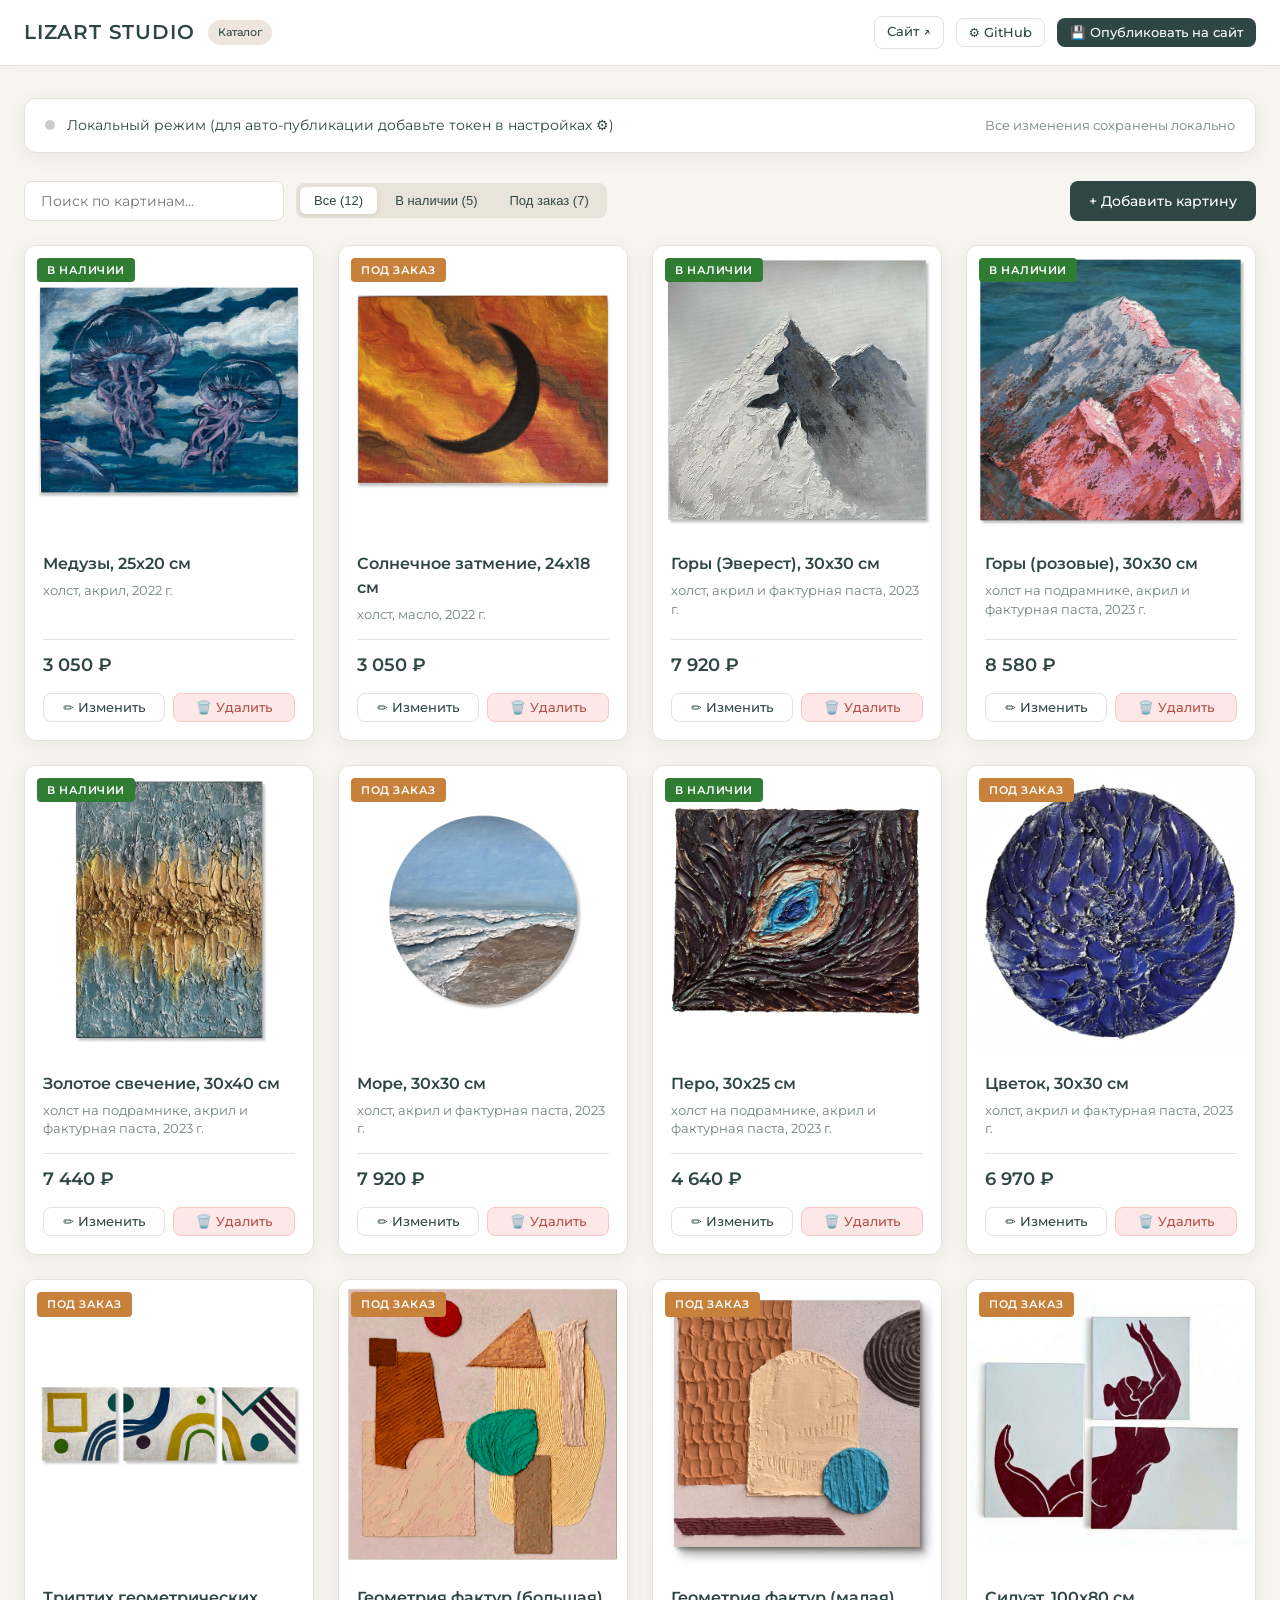
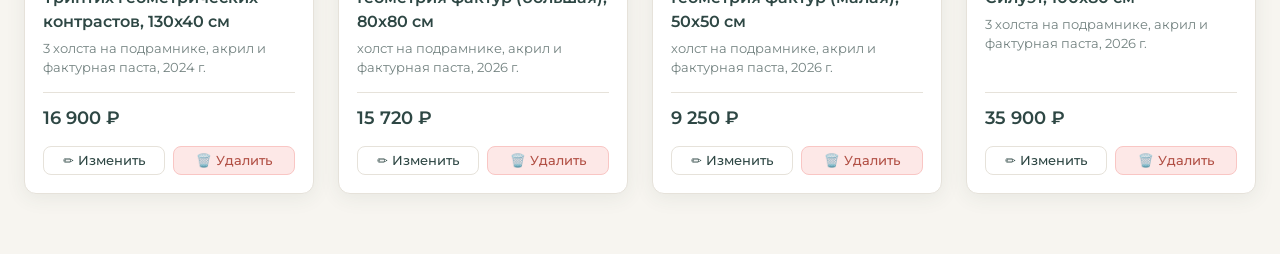
<file: admin.html>
<!DOCTYPE html>
<html lang="ru">
<head>
  <meta charset="UTF-8">
  <meta name="viewport" content="width=device-width, initial-scale=1.0">
  <meta name="robots" content="noindex, nofollow">
  <title>Управление каталогом | Lizart Studio</title>
  <link rel="icon" type="image/x-icon" href="favicon.ico">
  <link rel="shortcut icon" href="favicon.ico" type="image/x-icon">
  <link rel="icon" type="image/png" sizes="32x32" href="images/favicon-32x32.png">
  <link rel="apple-touch-icon" sizes="180x180" href="images/apple-touch-icon.png">
  <link rel="preconnect" href="https://fonts.googleapis.com">
  <link rel="preconnect" href="https://fonts.gstatic.com" crossorigin>
  <link href="https://fonts.googleapis.com/css2?family=Montserrat:wght@300;400;500;600;700&display=swap" rel="stylesheet">

  <style>
    :root {
      --bg-color: #f7f5f0;
      --card-bg: #ffffff;
      --primary: #2e4744;
      --primary-hover: #1f312f;
      --accent: #b14f44;
      --text: #2e4744;
      --text-muted: #738280;
      --border: #e6e2da;
      --green: #2e7d32;
      --radius: 12px;
      --shadow: 0 4px 20px rgba(46, 71, 68, 0.08);
      --font: 'Montserrat', system-ui, -apple-system, sans-serif;
    }

    * {
      box-sizing: border-box;
      margin: 0;
      padding: 0;
    }

    body {
      font-family: var(--font);
      background-color: var(--bg-color);
      color: var(--text);
      line-height: 1.5;
      min-height: 100vh;
      display: flex;
      flex-direction: column;
    }

    /* Header */
    .admin-header {
      background: #ffffff;
      border-bottom: 1px solid var(--border);
      position: sticky;
      top: 0;
      z-index: 100;
      box-shadow: 0 2px 10px rgba(0, 0, 0, 0.03);
    }

    .admin-header__container {
      max-width: 1280px;
      margin: 0 auto;
      padding: 16px 24px;
      display: flex;
      justify-content: space-between;
      align-items: center;
      gap: 16px;
      flex-wrap: wrap;
    }

    .admin-header__brand {
      display: flex;
      align-items: center;
      gap: 14px;
    }

    .admin-header__logo-text {
      font-size: 20px;
      font-weight: 600;
      letter-spacing: 0.04em;
      color: var(--primary);
      text-transform: uppercase;
    }

    .admin-header__badge {
      font-size: 11px;
      padding: 4px 10px;
      background: #eee6de;
      color: var(--primary);
      border-radius: 20px;
      font-weight: 500;
    }

    .admin-header__actions {
      display: flex;
      align-items: center;
      gap: 12px;
      flex-wrap: wrap;
    }

    /* Buttons */
    .btn {
      display: inline-flex;
      align-items: center;
      justify-content: center;
      gap: 8px;
      padding: 10px 18px;
      border-radius: 8px;
      font-family: var(--font);
      font-size: 14px;
      font-weight: 500;
      cursor: pointer;
      text-decoration: none;
      transition: all 0.2s ease;
      border: 1px solid transparent;
      outline: none;
    }

    .btn-primary {
      background-color: var(--primary);
      color: #ffffff;
    }
    .btn-primary:hover {
      background-color: var(--primary-hover);
      box-shadow: 0 4px 12px rgba(46, 71, 68, 0.25);
    }

    .btn-secondary {
      background-color: #ffffff;
      color: var(--primary);
      border-color: var(--border);
    }
    .btn-secondary:hover {
      background-color: #f3efe8;
      border-color: #d8d3c8;
    }

    .btn-success {
      background-color: var(--green);
      color: #ffffff;
    }
    .btn-success:hover {
      background-color: #256628;
    }

    .btn-danger {
      background-color: #fde8e7;
      color: var(--accent);
      border-color: #f9c6c4;
    }
    .btn-danger:hover {
      background-color: var(--accent);
      color: #ffffff;
    }

    .btn-sm {
      padding: 6px 12px;
      font-size: 12.5px;
    }

    /* Main Container */
    .admin-main {
      max-width: 1280px;
      margin: 0 auto;
      padding: 32px 24px 60px;
      width: 100%;
      flex: 1;
    }

    /* Status Bar & Alert */
    .status-bar {
      background: #ffffff;
      border-radius: var(--radius);
      padding: 16px 20px;
      margin-bottom: 28px;
      display: flex;
      justify-content: space-between;
      align-items: center;
      flex-wrap: wrap;
      gap: 16px;
      border: 1px solid var(--border);
      box-shadow: var(--shadow);
    }

    .status-bar__info {
      display: flex;
      align-items: center;
      gap: 12px;
      font-size: 14px;
    }

    .status-dot {
      width: 10px;
      height: 10px;
      border-radius: 50%;
      background: #ccc;
    }
    .status-dot.active {
      background: var(--green);
      box-shadow: 0 0 0 3px rgba(46, 125, 50, 0.2);
    }

    /* Controls Bar */
    .controls-bar {
      display: flex;
      justify-content: space-between;
      align-items: center;
      gap: 16px;
      margin-bottom: 24px;
      flex-wrap: wrap;
    }

    .controls-bar__left {
      display: flex;
      align-items: center;
      gap: 12px;
      flex-wrap: wrap;
    }

    .search-input {
      padding: 10px 16px;
      border-radius: 8px;
      border: 1px solid var(--border);
      font-family: var(--font);
      font-size: 14px;
      width: 260px;
      background: #ffffff;
      outline: none;
      transition: border-color 0.2s;
    }
    .search-input:focus {
      border-color: var(--primary);
    }

    .filter-tabs {
      display: flex;
      background: #e9e4da;
      padding: 4px;
      border-radius: 8px;
      gap: 4px;
    }

    .filter-tab {
      padding: 6px 14px;
      border-radius: 6px;
      font-size: 13px;
      font-weight: 500;
      background: transparent;
      border: none;
      cursor: pointer;
      color: var(--primary);
      transition: all 0.2s;
    }
    .filter-tab.active {
      background: #ffffff;
      box-shadow: 0 2px 6px rgba(0, 0, 0, 0.08);
    }

    /* Catalog Grid */
    .paintings-grid {
      display: grid;
      grid-template-columns: repeat(auto-fill, minmax(280px, 1fr));
      gap: 24px;
    }

    .painting-card {
      background: var(--card-bg);
      border-radius: var(--radius);
      border: 1px solid var(--border);
      overflow: hidden;
      box-shadow: var(--shadow);
      display: flex;
      flex-direction: column;
      transition: transform 0.2s, box-shadow 0.2s;
    }
    .painting-card:hover {
      transform: translateY(-3px);
      box-shadow: 0 8px 26px rgba(46, 71, 68, 0.12);
    }

    .painting-card__img-box {
      width: 100%;
      padding-bottom: 100%;
      position: relative;
      background: #eee6de;
      overflow: hidden;
    }

    .painting-card__img {
      position: absolute;
      top: 0;
      left: 0;
      width: 100%;
      height: 100%;
      object-fit: cover;
    }

    .painting-card__badge {
      position: absolute;
      top: 12px;
      left: 12px;
      z-index: 2;
      padding: 4px 10px;
      border-radius: 4px;
      font-size: 11px;
      font-weight: 600;
      letter-spacing: 0.05em;
      cursor: pointer;
      transition: transform 0.15s;
    }
    .painting-card__badge:hover {
      transform: scale(1.05);
    }
    .painting-card__badge--order {
      background: #c8813a;
      color: #ffffff;
    }
    .painting-card__badge--available {
      background: var(--green);
      color: #ffffff;
    }

    .painting-card__body {
      padding: 18px;
      display: flex;
      flex-direction: column;
      flex: 1;
    }

    .painting-card__title {
      font-size: 16px;
      font-weight: 600;
      color: var(--primary);
      margin-bottom: 6px;
    }

    .painting-card__descr {
      font-size: 12.5px;
      color: var(--text-muted);
      margin-bottom: 14px;
      flex: 1;
      display: -webkit-box;
      -webkit-line-clamp: 2;
      -webkit-box-orient: vertical;
      overflow: hidden;
    }

    .painting-card__price-row {
      display: flex;
      justify-content: space-between;
      align-items: center;
      padding-top: 12px;
      border-top: 1px solid var(--border);
      margin-bottom: 14px;
    }

    .painting-card__price {
      font-size: 18px;
      font-weight: 600;
      color: var(--primary);
    }

    .painting-card__actions {
      display: flex;
      gap: 8px;
    }
    .painting-card__actions .btn {
      flex: 1;
    }

    /* Modal / Dialog */
    dialog {
      border: none;
      border-radius: 16px;
      padding: 0;
      background: #ffffff;
      box-shadow: 0 20px 60px rgba(0, 0, 0, 0.25);
      max-width: 580px;
      width: 90vw;
      margin: auto;
    }
    dialog::backdrop {
      background: rgba(46, 71, 68, 0.45);
      backdrop-filter: blur(4px);
    }

    .dialog-header {
      padding: 20px 24px;
      border-bottom: 1px solid var(--border);
      display: flex;
      justify-content: space-between;
      align-items: center;
    }
    .dialog-header h3 {
      font-size: 18px;
      font-weight: 600;
      color: var(--primary);
    }
    .dialog-close {
      background: transparent;
      border: none;
      font-size: 22px;
      cursor: pointer;
      color: var(--text-muted);
    }

    .dialog-body {
      padding: 24px;
      max-height: 75vh;
      overflow-y: auto;
    }

    .form-group {
      margin-bottom: 18px;
    }
    .form-group label {
      display: block;
      font-size: 13px;
      font-weight: 600;
      color: var(--primary);
      margin-bottom: 6px;
    }
    .form-group input,
    .form-group textarea,
    .form-group select {
      width: 100%;
      padding: 10px 14px;
      border-radius: 8px;
      border: 1px solid var(--border);
      font-family: var(--font);
      font-size: 14px;
      outline: none;
      transition: border-color 0.2s;
    }
    .form-group input:focus,
    .form-group textarea:focus {
      border-color: var(--primary);
    }
    .form-group small {
      display: block;
      color: var(--text-muted);
      font-size: 11.5px;
      margin-top: 4px;
    }

    /* File Drop Zone */
    .dropzone {
      border: 2px dashed #c8c2b7;
      border-radius: 10px;
      padding: 20px;
      text-align: center;
      cursor: pointer;
      background: #faf8f5;
      transition: all 0.2s;
      position: relative;
    }
    .dropzone:hover, .dropzone.dragover {
      border-color: var(--primary);
      background: #f1ede5;
    }
    .dropzone-preview {
      max-width: 100%;
      max-height: 180px;
      object-fit: contain;
      border-radius: 6px;
      display: none;
      margin: 10px auto 0;
    }

    .dialog-footer {
      padding: 16px 24px;
      border-top: 1px solid var(--border);
      display: flex;
      justify-content: flex-end;
      gap: 12px;
      background: #faf8f5;
    }

    /* Notification Toast */
    .toast {
      position: fixed;
      bottom: 24px;
      right: 24px;
      padding: 14px 20px;
      background: var(--primary);
      color: #ffffff;
      border-radius: 8px;
      box-shadow: 0 6px 20px rgba(0, 0, 0, 0.2);
      font-size: 14px;
      z-index: 1000;
      transform: translateY(100px);
      opacity: 0;
      transition: all 0.3s cubic-bezier(0.18, 0.89, 0.32, 1.28);
    }
    .toast.show {
      transform: translateY(0);
      opacity: 1;
    }
    .toast.success {
      background: #2e7d32;
    }
    .toast.error {
      background: #c62828;
    }

    @media (max-width: 768px) {
      .admin-header__container {
        flex-direction: column;
        align-items: flex-start;
      }
      .controls-bar {
        flex-direction: column;
        align-items: stretch;
      }
      .search-input {
        width: 100%;
      }
    }
  </style>
</head>
<body>

  <!-- Header -->
  <header class="admin-header">
    <div class="admin-header__container">
      <div class="admin-header__brand">
        <span class="admin-header__logo-text">Lizart Studio</span>
        <span class="admin-header__badge">Каталог</span>
      </div>
      <div class="admin-header__actions">
        <a href="index.html" target="_blank" class="btn btn-secondary btn-sm">Сайт ↗</a>
        <button id="btnSettings" class="btn btn-secondary btn-sm">⚙️ GitHub</button>
        <button id="btnPublish" class="btn btn-primary btn-sm">💾 Опубликовать на сайт</button>
      </div>
    </div>
  </header>

  <!-- Main Content -->
  <main class="admin-main">
    <!-- Status Bar -->
    <div class="status-bar">
      <div class="status-bar__info">
        <span class="status-dot" id="statusDot"></span>
        <span id="statusText">Загрузка каталога...</span>
      </div>
      <div style="font-size: 13px; color: var(--text-muted);" id="unsavedNotice">
        Все изменения сохранены локально
      </div>
    </div>

    <!-- Controls Bar -->
    <div class="controls-bar">
      <div class="controls-bar__left">
        <input type="text" id="searchInput" class="search-input" placeholder="Поиск по картинам...">
        <div class="filter-tabs">
          <button class="filter-tab active" data-filter="all">Все (<span id="countAll">0</span>)</button>
          <button class="filter-tab" data-filter="available">В наличии (<span id="countAvailable">0</span>)</button>
          <button class="filter-tab" data-filter="sold">Под заказ (<span id="countSold">0</span>)</button>
        </div>
      </div>
      <button id="btnAddPainting" class="btn btn-primary">
        <span>+ Добавить картину</span>
      </button>
    </div>

    <!-- Paintings Grid -->
    <div class="paintings-grid" id="paintingsGrid">
      <!-- Injected via JavaScript -->
    </div>
  </main>

  <!-- Painting Edit / Add Dialog -->
  <dialog id="paintingDialog">
    <div class="dialog-header">
      <h3 id="dialogTitle">Добавить картину</h3>
      <button class="dialog-close" id="dialogClose">&times;</button>
    </div>
    <form id="paintingForm">
      <div class="dialog-body">
        <input type="hidden" id="editId">
        
        <div class="form-group">
          <label for="fTitle">Название и размер *</label>
          <input type="text" id="fTitle" placeholder="Например: Медузы, 25x20 см" required>
        </div>

        <div class="form-group">
          <label for="fPrice">Цена (в рублях) *</label>
          <input type="number" id="fPrice" placeholder="Например: 3050" required min="0">
        </div>

        <div class="form-group">
          <label for="fDescr">Материалы и описание</label>
          <textarea id="fDescr" rows="3" placeholder="Например: холст на подрамнике, акрил и фактурная паста, 2026 г."></textarea>
        </div>

        <div class="form-group">
          <label for="fSold">Статус картины</label>
          <select id="fSold">
            <option value="false">В НАЛИЧИИ (кнопка: «приобрести»)</option>
            <option value="true">КУПЛЕНА (кнопка: «под заказ»)</option>
          </select>
        </div>

        <div class="form-group">
          <label>Фотография картины *</label>
          <div class="dropzone" id="dropzone">
            <input type="file" id="fFile" accept="image/*" style="display:none;">
            <div id="dropzonePrompt">
              📷 <strong>Нажмите для выбора фото</strong> или перетащите файл сюда
            </div>
            <img id="dropzonePreview" class="dropzone-preview" alt="Preview">
          </div>
          <small>Форматы: JPG, PNG, WEBP. Размер оптимизируется автоматически.</small>
        </div>
      </div>
      <div class="dialog-footer">
        <button type="button" class="btn btn-secondary" id="dialogCancel">Отмена</button>
        <button type="submit" class="btn btn-primary" id="dialogSubmit">Сохранить</button>
      </div>
    </form>
  </dialog>

  <!-- GitHub Settings Dialog -->
  <dialog id="settingsDialog">
    <div class="dialog-header">
      <h3>Настройки подключения к GitHub</h3>
      <button class="dialog-close" id="settingsClose">&times;</button>
    </div>
    <form id="settingsForm">
      <div class="dialog-body">
        <div class="form-group">
          <label for="ghRepo">Репозиторий GitHub</label>
          <input type="text" id="ghRepo" placeholder="логин/репозиторий (например: mikha555u/lizart)" required>
          <small>Формат: <code>username/repository</code></small>
        </div>

        <div class="form-group">
          <label for="ghBranch">Ветка публикации</label>
          <input type="text" id="ghBranch" value="main" required>
        </div>

        <div class="form-group">
          <label for="ghToken">GitHub Personal Access Token (Токен доступа)</label>
          <input type="password" id="ghToken" placeholder="ghp_xxxxxxxxxxxxxxxxxxxx">
          <small>
            Для прямой публикации с телефона/компьютера без GitHub Desktop.<br>
            Токен создаётся за 1 минуту: <a href="https://github.com/settings/tokens/new?scopes=repo" target="_blank" style="color:var(--primary);font-weight:600;">Создать токен на GitHub</a> (нужна только галочка <code>repo</code>).
          </small>
        </div>
      </div>
      <div class="dialog-footer">
        <button type="button" class="btn btn-secondary" id="settingsCancel">Закрыть</button>
        <button type="submit" class="btn btn-primary">Сохранить настройки</button>
      </div>
    </form>
  </dialog>

  <!-- Toast Notification -->
  <div id="toast" class="toast"></div>

  <script>
    (function () {
      'use strict';

      // State
      var paintings = [];
      var activeFilter = 'all';
      var pendingNewImages = {}; // id -> { name, base64 }
      var hasUnsavedChanges = false;

      // Storage keys
      var STORAGE_KEY_SETTINGS = 'lizart_gh_settings';

      // Elements
      var paintingsGrid = document.getElementById('paintingsGrid');
      var statusDot = document.getElementById('statusDot');
      var statusText = document.getElementById('statusText');
      var unsavedNotice = document.getElementById('unsavedNotice');
      var searchInput = document.getElementById('searchInput');
      var filterTabs = document.querySelectorAll('.filter-tab');

      var paintingDialog = document.getElementById('paintingDialog');
      var paintingForm = document.getElementById('paintingForm');
      var dialogTitle = document.getElementById('dialogTitle');
      var editIdInput = document.getElementById('editId');
      var fTitle = document.getElementById('fTitle');
      var fPrice = document.getElementById('fPrice');
      var fDescr = document.getElementById('fDescr');
      var fSold = document.getElementById('fSold');
      var fFile = document.getElementById('fFile');
      var dropzone = document.getElementById('dropzone');
      var dropzonePrompt = document.getElementById('dropzonePrompt');
      var dropzonePreview = document.getElementById('dropzonePreview');

      var settingsDialog = document.getElementById('settingsDialog');
      var settingsForm = document.getElementById('settingsForm');
      var ghRepo = document.getElementById('ghRepo');
      var ghBranch = document.getElementById('ghBranch');
      var ghToken = document.getElementById('ghToken');

      var btnAddPainting = document.getElementById('btnAddPainting');
      var btnSettings = document.getElementById('btnSettings');
      var btnPublish = document.getElementById('btnPublish');
      var toast = document.getElementById('toast');

      // 1. Toast Notification
      function showToast(msg, type) {
        toast.textContent = msg;
        toast.className = 'toast show ' + (type || '');
        setTimeout(function () {
          toast.className = 'toast';
        }, 3500);
      }

      // 2. Settings Management
      function getSettings() {
        var s = localStorage.getItem(STORAGE_KEY_SETTINGS);
        if (s) {
          try { return JSON.parse(s); } catch (e) {}
        }
        return {
          repo: 'mikha555u/lizart',
          branch: 'main',
          token: ''
        };
      }

      function saveSettings(s) {
        localStorage.setItem(STORAGE_KEY_SETTINGS, JSON.stringify(s));
        updateConnectionStatus();
      }

      function updateConnectionStatus() {
        var s = getSettings();
        if (s.token && s.repo) {
          statusDot.className = 'status-dot active';
          statusText.textContent = 'Подключено к GitHub (' + s.repo + ')';
        } else {
          statusDot.className = 'status-dot';
          statusText.textContent = 'Локальный режим (для авто-публикации добавьте токен в настройках ⚙️)';
        }
      }

      // 3. Load Paintings from data/paintings.json
      function loadCatalog() {
        fetch('data/paintings.json?v=' + Date.now())
          .then(function (res) {
            if (!res.ok) throw new Error('data/paintings.json не найден');
            return res.json();
          })
          .then(function (data) {
            paintings = data;
            renderGrid();
            updateCounts();
          })
          .catch(function (err) {
            showToast('Не удалось загрузить data/paintings.json: ' + err.message, 'error');
          });
      }

      function updateCounts() {
        var all = paintings.length;
        var sold = paintings.filter(function (p) { return p.sold; }).length;
        var available = all - sold;
        document.getElementById('countAll').textContent = all;
        document.getElementById('countAvailable').textContent = available;
        document.getElementById('countSold').textContent = sold;
      }

      function markUnsaved() {
        hasUnsavedChanges = true;
        unsavedNotice.textContent = '⚠️ Есть несохранённые изменения!';
        unsavedNotice.style.color = 'var(--accent)';
        unsavedNotice.style.fontWeight = '600';
      }

      // 4. Render Grid
      function escapeHtml(str) {
        if (!str) return '';
        return String(str)
          .replace(/&/g, '&amp;')
          .replace(/</g, '&lt;')
          .replace(/>/g, '&gt;')
          .replace(/"/g, '&quot;')
          .replace(/'/g, '&#039;');
      }

      function renderGrid() {
        var query = searchInput.value.toLowerCase().trim();
        var filtered = paintings.filter(function (p) {
          if (activeFilter === 'available' && p.sold) return false;
          if (activeFilter === 'sold' && !p.sold) return false;
          if (query) {
            var matchTitle = p.title && p.title.toLowerCase().indexOf(query) !== -1;
            var matchDescr = p.descr && p.descr.toLowerCase().indexOf(query) !== -1;
            return matchTitle || matchDescr;
          }
          return true;
        });

        if (filtered.length === 0) {
          paintingsGrid.innerHTML = '<div style="grid-column: 1/-1; text-align: center; padding: 60px 20px; color: var(--text-muted);">' +
            'Картин не найдено. Нажмите «+ Добавить картину», чтобы добавить первую.' +
          '</div>';
          return;
        }

        var html = filtered.map(function (p) {
          var badgeClass = p.sold ? 'painting-card__badge--order' : 'painting-card__badge--available';
          var badgeText = p.sold ? 'ПОД ЗАКАЗ' : 'В НАЛИЧИИ';
          var priceFmt = String(p.price).replace(/\B(?=(\d{3})+(?!\d))/g, ' ') + ' ₽';

          return (
            '<div class="painting-card" data-id="' + escapeHtml(p.id) + '">' +
              '<div class="painting-card__img-box">' +
                '<span class="painting-card__badge ' + badgeClass + '" title="Нажмите, чтобы переключить статус">' + badgeText + '</span>' +
                '<img src="' + escapeHtml(p.image) + '" class="painting-card__img" alt="' + escapeHtml(p.title) + '" loading="lazy">' +
              '</div>' +
              '<div class="painting-card__body">' +
                '<h4 class="painting-card__title">' + escapeHtml(p.title) + '</h4>' +
                '<p class="painting-card__descr">' + escapeHtml(p.descr || '') + '</p>' +
                '<div class="painting-card__price-row">' +
                  '<span class="painting-card__price">' + priceFmt + '</span>' +
                '</div>' +
                '<div class="painting-card__actions">' +
                  '<button class="btn btn-secondary btn-sm btn-edit" data-id="' + escapeHtml(p.id) + '">✏️ Изменить</button>' +
                  '<button class="btn btn-danger btn-sm btn-delete" data-id="' + escapeHtml(p.id) + '">🗑️ Удалить</button>' +
                '</div>' +
              '</div>' +
            '</div>'
          );
        }).join('');

        paintingsGrid.innerHTML = html;
      }

      // Quick status toggle
      paintingsGrid.addEventListener('click', function (e) {
        var badge = e.target.closest('.painting-card__badge');
        if (badge) {
          var card = badge.closest('.painting-card');
          var id = card.getAttribute('data-id');
          var item = paintings.find(function (p) { return String(p.id) === String(id); });
          if (item) {
            item.sold = !item.sold;
            markUnsaved();
            renderGrid();
            updateCounts();
            showToast('Кнопка картины «' + item.title + '» изменена на ' + (item.sold ? '«под заказ»' : '«приобрести»'), 'success');
          }
          return;
        }

        var editBtn = e.target.closest('.btn-edit');
        if (editBtn) {
          var id = editBtn.getAttribute('data-id');
          openEditDialog(id);
          return;
        }

        var delBtn = e.target.closest('.btn-delete');
        if (delBtn) {
          var id = delBtn.getAttribute('data-id');
          deletePainting(id);
          return;
        }
      });

      // Filter tabs
      filterTabs.forEach(function (tab) {
        tab.addEventListener('click', function () {
          filterTabs.forEach(function (t) { t.classList.remove('active'); });
          tab.classList.add('active');
          activeFilter = tab.getAttribute('data-filter');
          renderGrid();
        });
      });

      // Search
      searchInput.addEventListener('input', renderGrid);

      // 5. Add / Edit Painting Dialog
      function openAddDialog() {
        dialogTitle.textContent = 'Добавить новую картину';
        editIdInput.value = '';
        paintingForm.reset();
        dropzonePreview.style.display = 'none';
        dropzonePreview.src = '';
        dropzonePrompt.style.display = 'block';
        fSold.value = 'false';
        paintingDialog.showModal();
      }

      function openEditDialog(id) {
        var item = paintings.find(function (p) { return String(p.id) === String(id); });
        if (!item) return;

        dialogTitle.textContent = 'Редактировать картину';
        editIdInput.value = item.id;
        fTitle.value = item.title;
        fPrice.value = item.price;
        fDescr.value = item.descr || '';
        fSold.value = item.sold ? 'true' : 'false';

        if (item.image) {
          dropzonePreview.src = item.image;
          dropzonePreview.style.display = 'block';
          dropzonePrompt.style.display = 'none';
        } else {
          dropzonePreview.style.display = 'none';
          dropzonePrompt.style.display = 'block';
        }

        paintingDialog.showModal();
      }

      function deletePainting(id) {
        var item = paintings.find(function (p) { return String(p.id) === String(id); });
        if (!item) return;
        if (confirm('Вы уверены, что хотите удалить картину «' + item.title + '»?')) {
          paintings = paintings.filter(function (p) { return String(p.id) !== String(id); });
          markUnsaved();
          renderGrid();
          updateCounts();
          showToast('Картина удалена из списка', 'success');
        }
      }

      btnAddPainting.addEventListener('click', openAddDialog);
      document.getElementById('dialogClose').addEventListener('click', function () { paintingDialog.close(); });
      document.getElementById('dialogCancel').addEventListener('click', function () { paintingDialog.close(); });

      // Image selection & drag-and-drop
      dropzone.addEventListener('click', function () { fFile.click(); });
      dropzone.addEventListener('dragover', function (e) {
        e.preventDefault();
        dropzone.classList.add('dragover');
      });
      dropzone.addEventListener('dragleave', function () {
        dropzone.classList.remove('dragover');
      });
      dropzone.addEventListener('drop', function (e) {
        e.preventDefault();
        dropzone.classList.remove('dragover');
        if (e.dataTransfer.files && e.dataTransfer.files[0]) {
          handleImageFile(e.dataTransfer.files[0]);
        }
      });
      fFile.addEventListener('change', function () {
        if (fFile.files && fFile.files[0]) {
          handleImageFile(fFile.files[0]);
        }
      });

      var currentUploadedBase64 = null;
      var currentUploadedFileName = null;

      function handleImageFile(file) {
        if (!file.type.match('image.*')) {
          alert('Пожалуйста, выберите файл изображения (JPG, PNG, WEBP)');
          return;
        }

        var reader = new FileReader();
        reader.onload = function (e) {
          currentUploadedBase64 = e.target.result;
          currentUploadedFileName = file.name.replace(/[^a-zA-Z0-9._-]/g, '_');
          dropzonePreview.src = currentUploadedBase64;
          dropzonePreview.style.display = 'block';
          dropzonePrompt.style.display = 'none';
        };
        reader.readAsDataURL(file);
      }

      // Save Form
      paintingForm.addEventListener('submit', function (e) {
        e.preventDefault();
        var id = editIdInput.value;
        var title = fTitle.value.trim();
        var price = parseInt(fPrice.value, 10) || 0;
        var descr = fDescr.value.trim();
        var sold = fSold.value === 'true';

        if (id) {
          // Edit existing
          var item = paintings.find(function (p) { return String(p.id) === String(id); });
          if (item) {
            item.title = title;
            item.price = price;
            item.descr = descr;
            item.sold = sold;

            if (currentUploadedBase64) {
              var newImgPath = 'images/new_' + Date.now() + '_' + currentUploadedFileName;
              item.image = newImgPath;
              pendingNewImages[item.id] = {
                path: newImgPath,
                base64: currentUploadedBase64.split(',')[1]
              };
            }
          }
          showToast('Картина «' + title + '» обновлена', 'success');
        } else {
          // Create new
          var newId = String(Date.now());
          var newImgPath = 'images/art_' + newId + '_' + (currentUploadedFileName || 'photo.jpg');

          if (!currentUploadedBase64) {
            alert('Пожалуйста, выберите фото для новой картины!');
            return;
          }

          var newItem = {
            id: newId,
            title: title,
            price: price,
            descr: descr,
            sold: sold,
            image: newImgPath,
            image_hover: newImgPath
          };

          pendingNewImages[newId] = {
            path: newImgPath,
            base64: currentUploadedBase64.split(',')[1]
          };

          paintings.unshift(newItem); // put at top
          showToast('Новая картина «' + title + '» добавлена в каталог!', 'success');
        }

        currentUploadedBase64 = null;
        currentUploadedFileName = null;
        paintingDialog.close();
        markUnsaved();
        renderGrid();
        updateCounts();
      });

      // 6. Settings Modal
      btnSettings.addEventListener('click', function () {
        var s = getSettings();
        ghRepo.value = s.repo;
        ghBranch.value = s.branch || 'main';
        ghToken.value = s.token || '';
        settingsDialog.showModal();
      });

      document.getElementById('settingsClose').addEventListener('click', function () { settingsDialog.close(); });
      document.getElementById('settingsCancel').addEventListener('click', function () { settingsDialog.close(); });

      settingsForm.addEventListener('submit', function (e) {
        e.preventDefault();
        saveSettings({
          repo: ghRepo.value.trim(),
          branch: ghBranch.value.trim() || 'main',
          token: ghToken.value.trim()
        });
        settingsDialog.close();
        showToast('Настройки GitHub успешно сохранены!', 'success');
      });

      // 7. Publish to GitHub
      btnPublish.addEventListener('click', function () {
        var s = getSettings();

        if (!s.token) {
          // If no token: Offer to enter token OR download paintings.json
          var choose = confirm(
            'Токен GitHub ещё не настроен!\n\n' +
            'Нажмите «ОК», чтобы открыть настройки и ввести токен для автоматической публикации в 1 клик.\n' +
            'Или нажмите «Отмена», чтобы просто скачать готовый файл data/paintings.json для загрузки через GitHub Desktop.'
          );
          if (choose) {
            btnSettings.click();
          } else {
            downloadJsonFile();
          }
          return;
        }

        // Direct GitHub REST API Commit
        btnPublish.disabled = true;
        btnPublish.textContent = '⏳ Публикация...';

        publishToGithub(s);
      });

      function downloadJsonFile() {
        var blob = new Blob([JSON.stringify(paintings, null, 2)], { type: 'application/json' });
        var url = URL.createObjectURL(blob);
        var a = document.createElement('a');
        a.href = url;
        a.download = 'paintings.json';
        a.click();
        URL.revokeObjectURL(url);
        showToast('Файл paintings.json скачан. Скопируйте его в папку data/ и сделайте Push в GitHub Desktop.', 'success');
      }

      async function publishToGithub(s) {
        var headers = {
          'Authorization': 'Bearer ' + s.token,
          'Accept': 'application/vnd.github+json',
          'Content-Type': 'application/json'
        };

        try {
          // 1. Upload any pending new images
          var imageKeys = Object.keys(pendingNewImages);
          for (var i = 0; i < imageKeys.length; i++) {
            var item = pendingNewImages[imageKeys[i]];
            btnPublish.textContent = '⏳ Загрузка фото (' + (i + 1) + '/' + imageKeys.length + ')...';
            
            var imgApiUrl = 'https://api.github.com/repos/' + s.repo + '/contents/' + item.path;
            var body = {
              message: 'Add painting photo ' + item.path,
              content: item.base64,
              branch: s.branch
            };

            var imgRes = await fetch(imgApiUrl, {
              method: 'PUT',
              headers: headers,
              body: JSON.stringify(body)
            });

            if (!imgRes.ok) {
              var errData = await imgRes.json();
              throw new Error('Ошибка загрузки фото: ' + (errData.message || imgRes.statusText));
            }
          }

          // 2. Upload updated data/paintings.json
          btnPublish.textContent = '⏳ Обновление каталога...';
          var jsonApiUrl = 'https://api.github.com/repos/' + s.repo + '/contents/data/paintings.json?ref=' + s.branch;
          var getRes = await fetch(jsonApiUrl, { headers: headers });
          var sha = null;
          if (getRes.ok) {
            var getData = await getRes.json();
            sha = getData.sha;
          }

          var jsonContent = JSON.stringify(paintings, null, 2);
          // UTF-8 base64 encoding
          var base64Json = btoa(unescape(encodeURIComponent(jsonContent)));

          var jsonBody = {
            message: 'Update paintings catalog via Admin Panel',
            content: base64Json,
            branch: s.branch
          };
          if (sha) jsonBody.sha = sha;

          var putRes = await fetch('https://api.github.com/repos/' + s.repo + '/contents/data/paintings.json', {
            method: 'PUT',
            headers: headers,
            body: JSON.stringify(jsonBody)
          });

          if (!putRes.ok) {
            var putErr = await putRes.json();
            throw new Error('Ошибка сохранения каталога: ' + (putErr.message || putRes.statusText));
          }

          // Success!
          pendingNewImages = {};
          hasUnsavedChanges = false;
          unsavedNotice.textContent = 'Все изменения опубликованы на GitHub!';
          unsavedNotice.style.color = 'var(--green)';
          unsavedNotice.style.fontWeight = '500';

          showToast('✅ Успешно опубликовано! Сайт на GitHub обновится через 30–60 секунд.', 'success');
        } catch (err) {
          alert('Ошибка публикации: ' + err.message + '\n\nПроверьте токен доступа и права репозитория в настройках ⚙️');
          showToast('Ошибка публикации', 'error');
        } finally {
          btnPublish.disabled = false;
          btnPublish.textContent = '💾 Опубликовать на сайт';
        }
      }

      // Init
      updateConnectionStatus();
      loadCatalog();
    })();
  </script>
</body>
</html>
</file>
